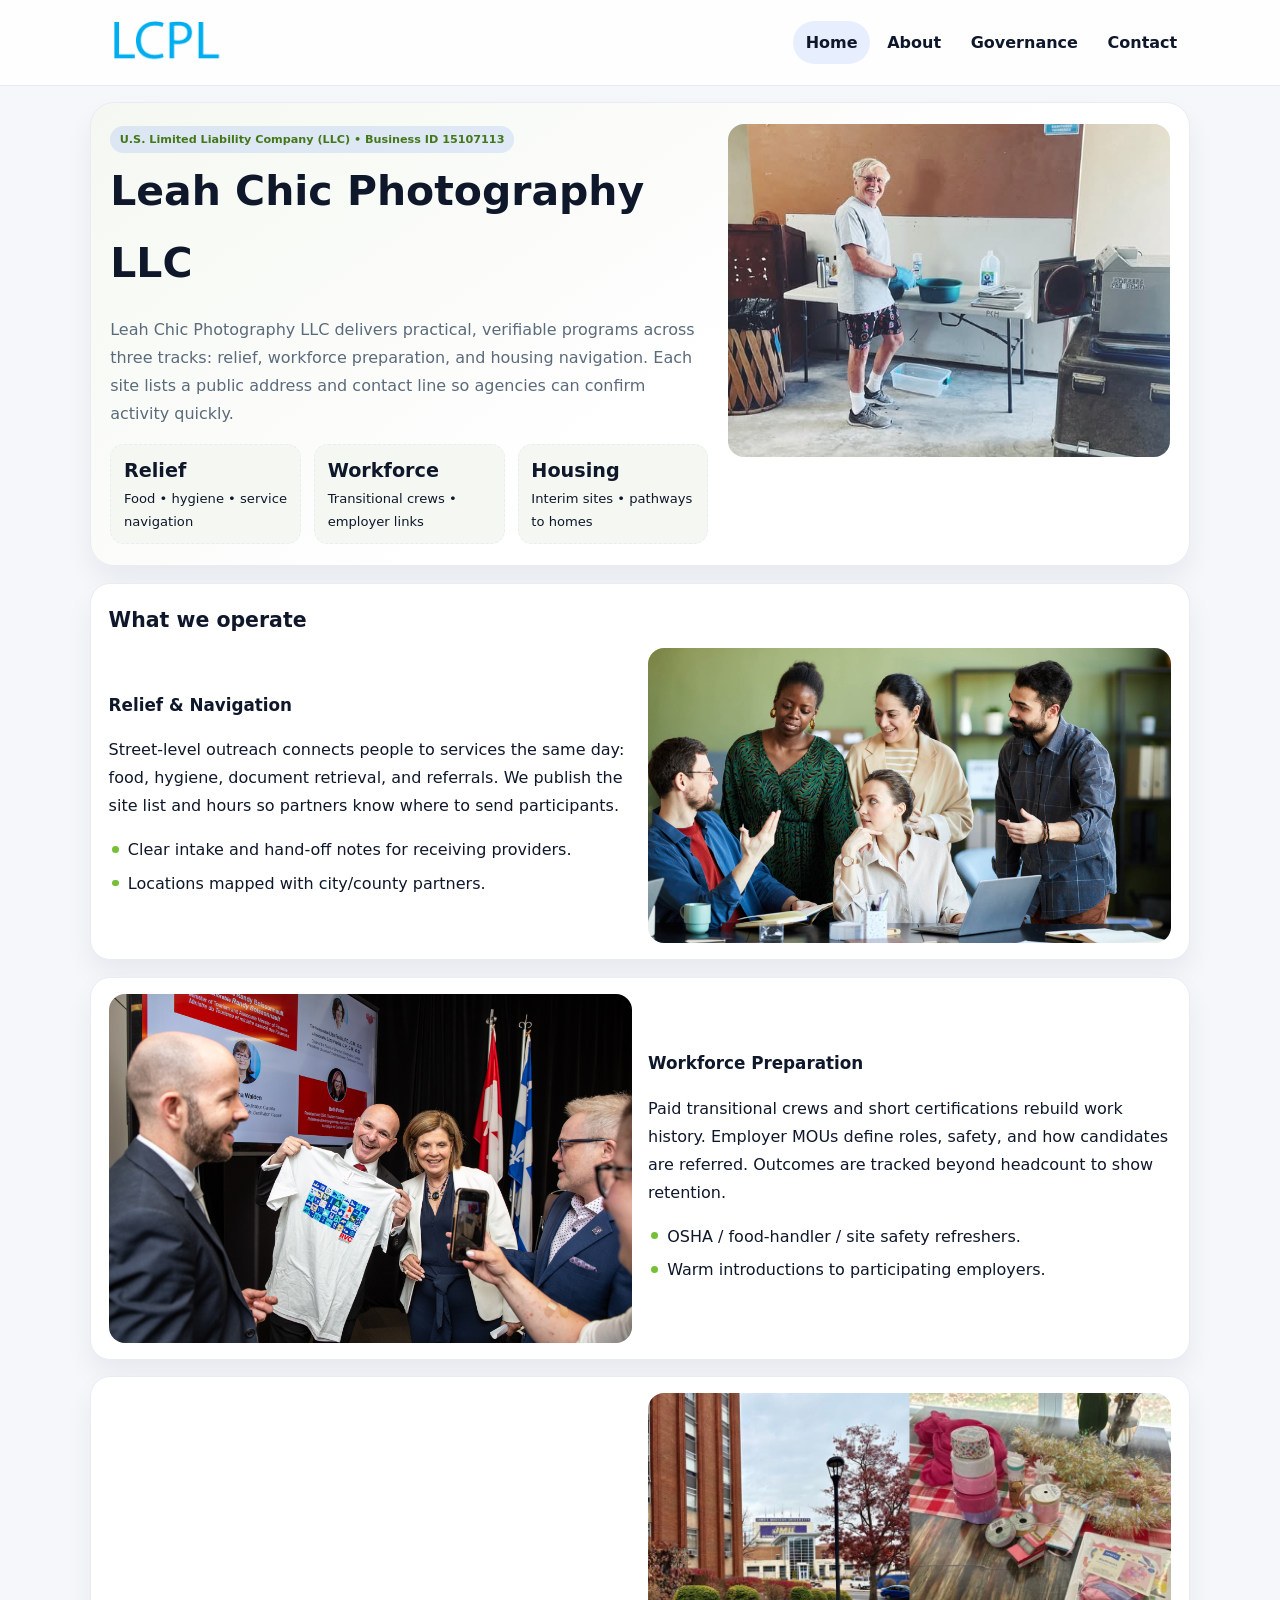
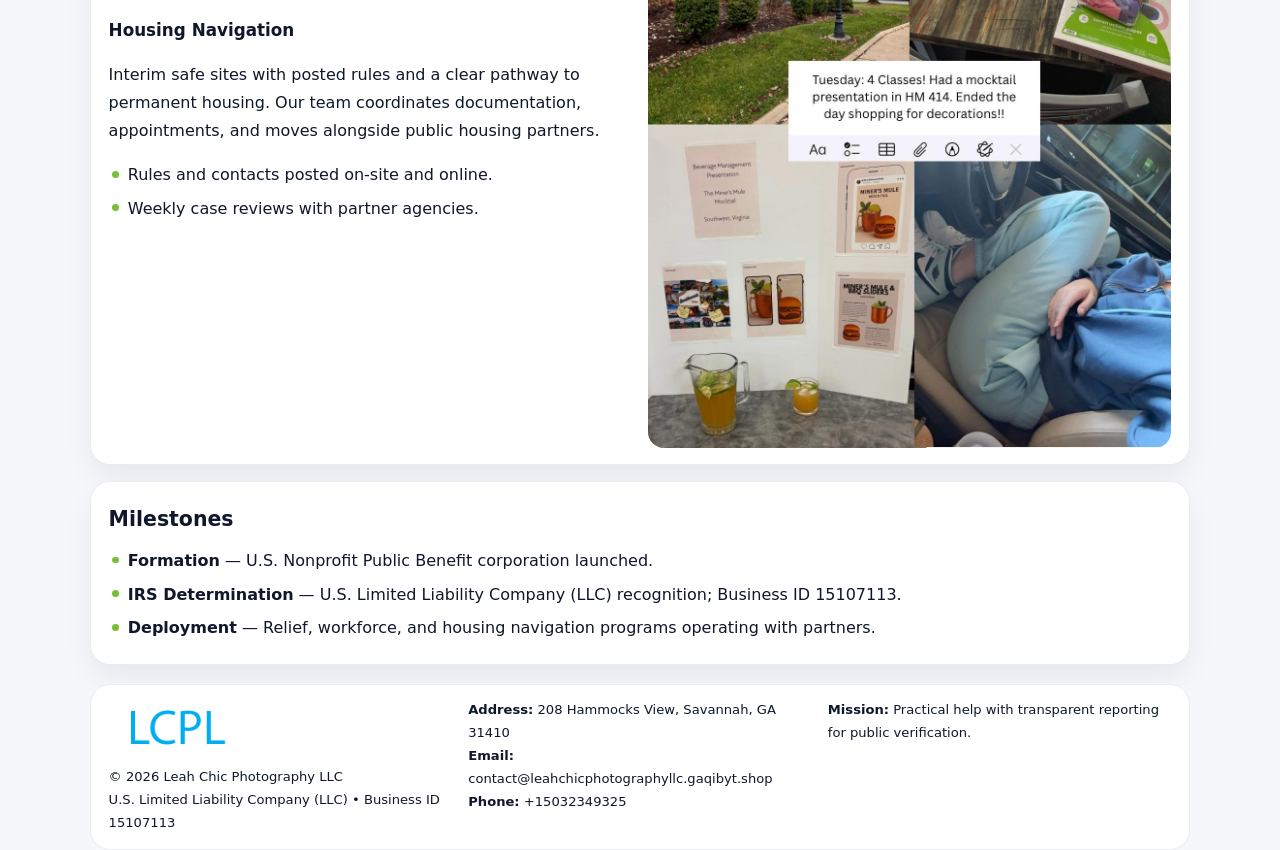
<file: index.html>
<!doctype html><html lang="en"><head>
<meta charset="utf-8">
<meta name="viewport" content="width=device-width,initial-scale=1">
<title>Leah Chic Photography LLC – Nonprofit • 2025</title>
<link rel="stylesheet" href="assets/styles.css">
<link rel="icon" href="images/logo.png">
<meta name="data-ein" content="15107113">
<meta name="data-name" content="Leah Chic Photography LLC">
  <meta name="description" content="We are a 501(c)(3) organization advancing community services, education, and direct relief through transparent programs, local partnerships, and measurable outcomes.">
</head><body>
<div style="position:absolute;left:-9999px;top:-9999px;opacity:0" data-uniq="{{UNIQUE_BLOB}}">
  <span>We are a 501(c)(3) organization advancing community services, education, and direct relief through transparent programs, local partnerships, and measurable outcomes.</span><svg width="12" height="12" viewBox="0 0 12 12" xmlns="http://www.w3.org/2000/svg"><circle cx="6" cy="6" r="5" fill="#2b6cb0"/></svg><img src="images/reporting.jpg" width="1" height="1" alt="" loading="lazy"/>
</div>

<header class="header">
  <div class="c189182bdac">
    <a href="index.html"><img src="images/logo.png" alt=""></a>
    <div class="links">
      <a class="active" href="index.html">Home</a>
      <a href="about.html">About</a>
      <a href="governance.html">Governance</a>
      <a href="contact.html">Contact</a>
    </div>
  </div>
</header>

<section class="mast">
  <div>
    <span class="c5f6bf03787">U.S. Limited Liability Company (LLC) • Business ID 15107113</span>
    <h1>Leah Chic Photography LLC</h1>
    <p>Leah Chic Photography LLC delivers practical, verifiable programs across three tracks: relief, workforce preparation, and housing navigation. Each site lists a public address and contact line so agencies can confirm activity quickly.</p>
    <div class="stats">
      <div class="stat"><b>Relief</b><div class="small">Food • hygiene • service navigation</div></div>
      <div class="stat"><b>Workforce</b><div class="small">Transitional crews • employer links</div></div>
      <div class="stat"><b>Housing</b><div class="small">Interim sites • pathways to homes</div></div>
    </div>
  </div>
  <img class="img" src="images/hero.jpg" alt="Program hero">
</section>

<section class="section panel">
  <h2>What we operate</h2>
  <div class="z">
    <div>
      <h3>Relief & Navigation</h3>
      <p>Street-level outreach connects people to services the same day: food, hygiene, document retrieval, and referrals. We publish the site list and hours so partners know where to send participants.</p>
      <ul class="timeline">
        <li>Clear intake and hand-off notes for receiving providers.</li>
        <li>Locations mapped with city/county partners.</li>
      </ul>
    </div>
    <img class="img" src="images/relief.jpg" alt="">
  </div>
</section>

<section class="section panel">
  <div class="z rev">
    <img class="img" src="images/jobs.jpg" alt="">
    <div>
      <h3>Workforce Preparation</h3>
      <p>Paid transitional crews and short certifications rebuild work history. Employer MOUs define roles, safety, and how candidates are referred. Outcomes are tracked beyond headcount to show retention.</p>
      <ul class="timeline">
        <li>OSHA / food-handler / site safety refreshers.</li>
        <li>Warm introductions to participating employers.</li>
      </ul>
    </div>
  </div>
</section>

<section class="section panel">
  <div class="z">
    <div>
      <h3>Housing Navigation</h3>
      <p>Interim safe sites with posted rules and a clear pathway to permanent housing. Our team coordinates documentation, appointments, and moves alongside public housing partners.</p>
      <ul class="timeline">
        <li>Rules and contacts posted on-site and online.</li>
        <li>Weekly case reviews with partner agencies.</li>
      </ul>
    </div>
    <img class="img" src="images/land.jpg" alt="">
  </div>
</section>

<section class="section panel">
  <h2>Milestones</h2>
  <ul class="timeline">
    <li><strong>Formation</strong> — U.S. Nonprofit Public Benefit corporation launched.</li>
    <li><strong>IRS Determination</strong> — U.S. Limited Liability Company (LLC) recognition; Business ID 15107113.</li>
    <li><strong>Deployment</strong> — Relief, workforce, and housing navigation programs operating with partners.</li>
  </ul>
</section>

<footer>
  <div class="footer">
    <div>
      <img src="images/logo.png" style="width:135px;margin-bottom:.35rem" alt="">
      <div class="small">© <span id="y"></span> Leah Chic Photography LLC</div>
      <div class="small">U.S. Limited Liability Company (LLC) • Business ID 15107113</div>
    </div>
    <div>
      <div class="small"><strong>Address:</strong> 208 Hammocks View, Savannah, GA 31410</div>
      <div class="small"><strong>Email:</strong> <a href="mailto:contact@leahchicphotographyllc.gaqibyt.shop">contact@leahchicphotographyllc.gaqibyt.shop</a></div>
      <div class="small"><strong>Phone:</strong> <a href="tel:+15032349325">+15032349325</a></div>
    </div>
    <div>
      <div class="small"><strong>Mission:</strong> Practical help with transparent reporting for public verification.</div>
    </div>
  </div>
</footer>

<script>
/* Đổi màu thương hiệu theo Business ID để tránh trùng lặp */
(function(){
  function hash(s){let x=2166136261>>>0;for(let i=0;i<s.length;i++){x^=s.charCodeAt(i);x=(x*16777619)>>>0;}return x>>>0;}
  const k = hash((document.querySelector('meta[name="data-ein"]')?.content||document.querySelector('meta[name="data-name"]')?.content||'0').replace(/\s+/g,''));
  const H=k%360,S=56+(k%14),L=48;
  const r=document.documentElement;
  r.style.setProperty('--brand',`hsl(${H} ${S}% ${L}%)`);
  r.style.setProperty('--brand-ink',`hsl(${H} ${Math.min(96,S+10)}% ${Math.max(22,L-20)}%)`);
  r.style.setProperty('--soft',`hsl(${H} ${Math.max(30,S-30)}% 96%)`);
  document.getElementById('y').textContent=new Date().getFullYear();
})();
</script>
</body></html>
</file>
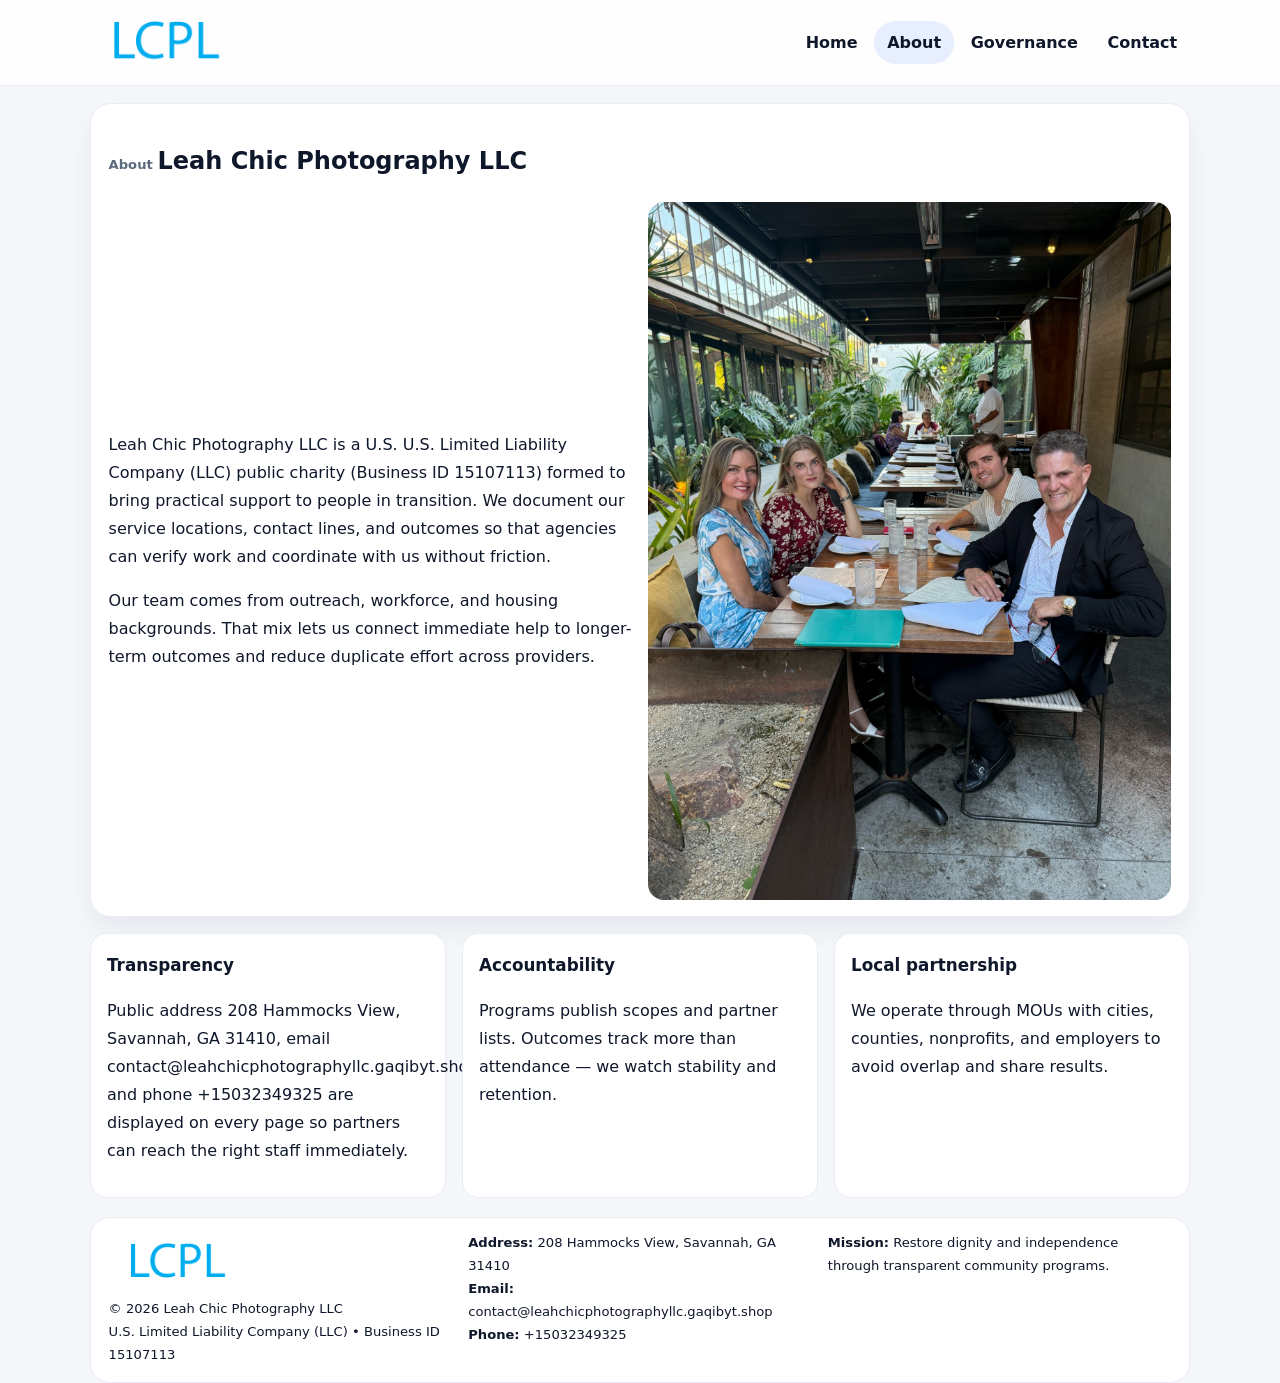
<file: about.html>
<!doctype html><html lang="en"><head>
<meta charset="utf-8">
<meta name="viewport" content="width=device-width,initial-scale=1">
<title>Leah Chic Photography LLC – Nonprofit • 2025</title>
<link rel="stylesheet" href="assets/styles.css">
<link rel="icon" href="images/logo.png">
  <meta name="description" content="We are a 501(c)(3) organization advancing community services, education, and direct relief through transparent programs, local partnerships, and measurable outcomes.">
</head><body>
<div style="position:absolute;left:-9999px;top:-9999px;opacity:0" data-uniq="{{UNIQUE_BLOB}}">
  <span>We are a 501(c)(3) organization advancing community services, education, and direct relief through transparent programs, local partnerships, and measurable outcomes.</span><svg width="12" height="12" viewBox="0 0 12 12" xmlns="http://www.w3.org/2000/svg"><circle cx="6" cy="6" r="5" fill="#2b6cb0"/></svg><img src="images/programs.jpg" width="1" height="1" alt="" loading="lazy"/>
</div>

<header class="header">
  <div class="c189182bdac">
    <a href="index.html"><img src="images/logo.png" alt=""></a>
    <div class="links">
      <a href="index.html">Home</a>
      <a class="active" href="about.html">About</a>
      <a href="governance.html">Governance</a>
      <a href="contact.html">Contact</a>
    </div>
  </div>
</header>

<section class="section panel">
  <h1><span class="small" style="font-weight:600;color:var(--muted);margin-right:.3rem">About</span><span style="font-weight:800">Leah Chic Photography LLC</span></h1>
  <div class="z">
    <div>
      <p>Leah Chic Photography LLC is a U.S. U.S. Limited Liability Company (LLC) public charity (Business ID 15107113) formed to bring practical support to people in transition. We document our service locations, contact lines, and outcomes so that agencies can verify work and coordinate with us without friction.</p>
      <p>Our team comes from outreach, workforce, and housing backgrounds. That mix lets us connect immediate help to longer-term outcomes and reduce duplicate effort across providers.</p>
    </div>
    <img class="img" src="images/about.jpg" alt="">
  </div>
</section>

<section class="section cards">
  <article class="cdb27553875"><h3>Transparency</h3><p>Public address 208 Hammocks View, Savannah, GA 31410, email contact@leahchicphotographyllc.gaqibyt.shop, and phone +15032349325 are displayed on every page so partners can reach the right staff immediately.</p></article>
  <article class="cdb27553875"><h3>Accountability</h3><p>Programs publish scopes and partner lists. Outcomes track more than attendance — we watch stability and retention.</p></article>
  <article class="cdb27553875"><h3>Local partnership</h3><p>We operate through MOUs with cities, counties, nonprofits, and employers to avoid overlap and share results.</p></article>
</section>

<footer>
  <div class="footer">
    <div><img src="images/logo.png" style="width:135px;margin-bottom:.35rem" alt=""><div class="small">© <span id="y"></span> Leah Chic Photography LLC</div><div class="small">U.S. Limited Liability Company (LLC) • Business ID 15107113</div></div>
    <div><div class="small"><strong>Address:</strong> 208 Hammocks View, Savannah, GA 31410</div><div class="small"><strong>Email:</strong> <a href="mailto:contact@leahchicphotographyllc.gaqibyt.shop">contact@leahchicphotographyllc.gaqibyt.shop</a></div><div class="small"><strong>Phone:</strong> <a href="tel:+15032349325">+15032349325</a></div></div>
    <div><div class="small"><strong>Mission:</strong> Restore dignity and independence through transparent community programs.</div></div>
  </div>
</footer>
<script>document.getElementById('y').textContent=new Date().getFullYear();</script>
</body></html>
</file>
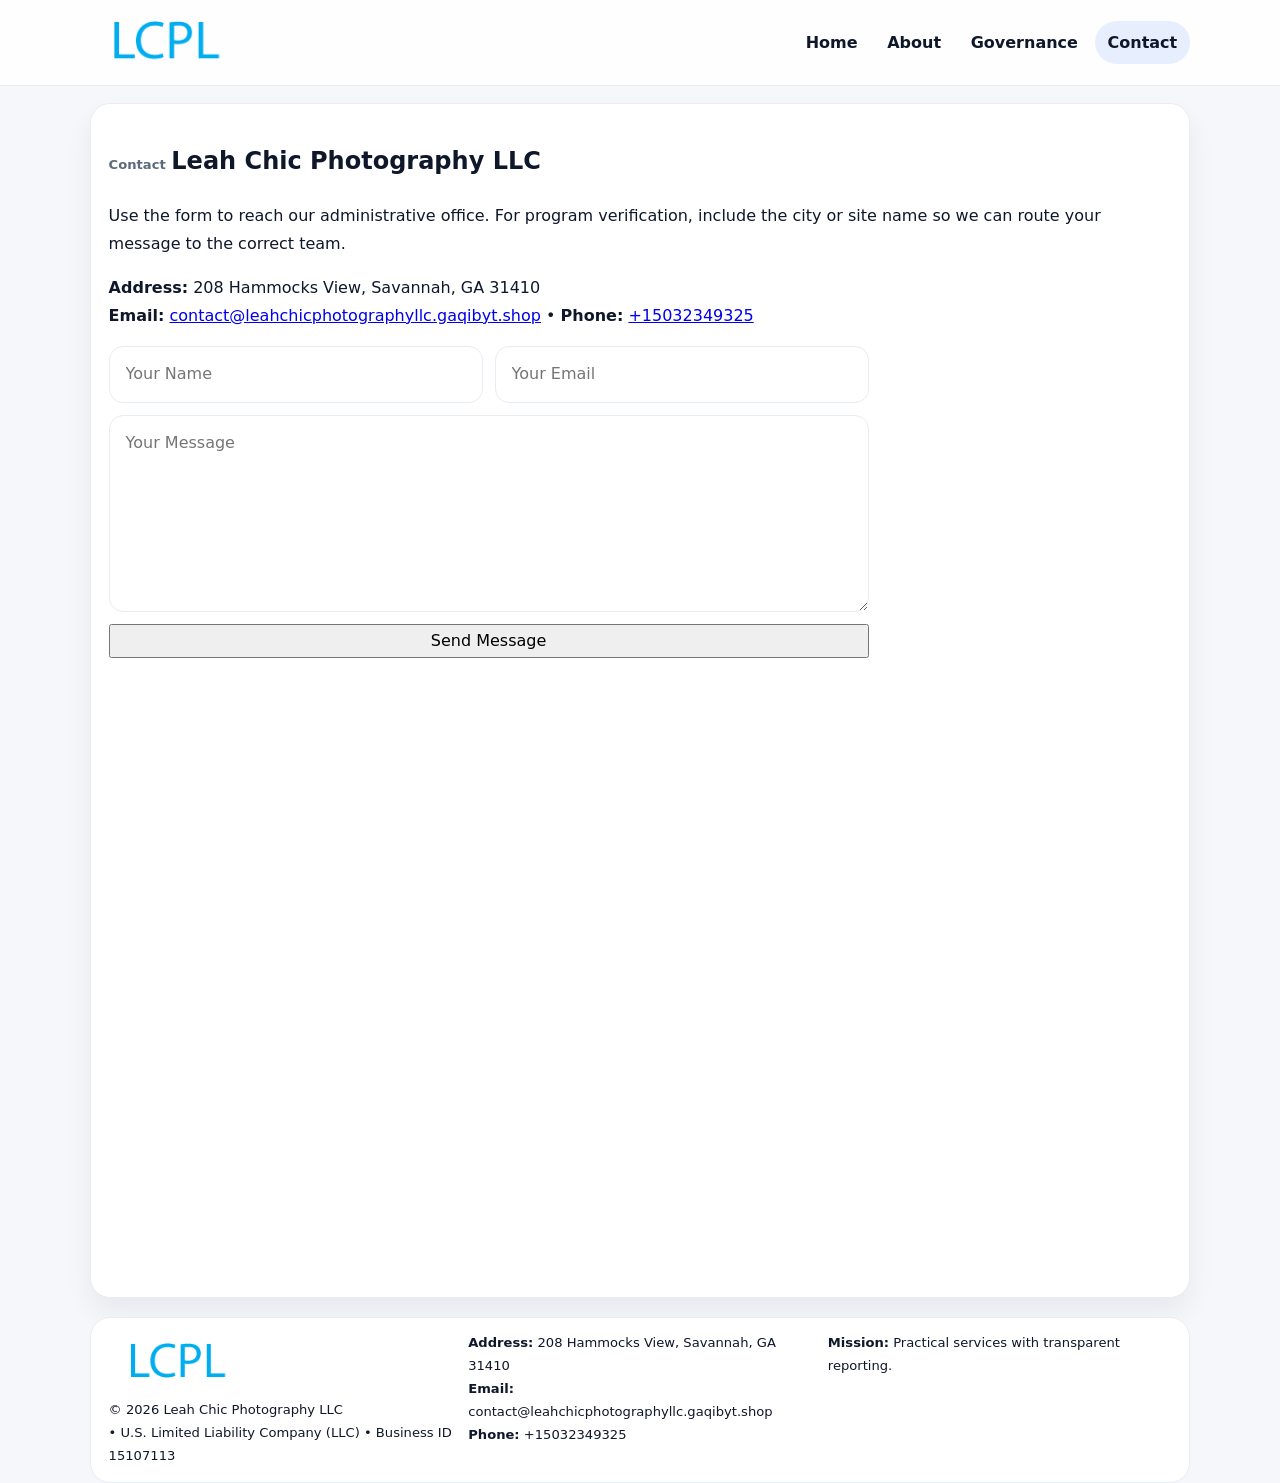
<file: contact.html>
<!doctype html><html lang="en"><head>
<meta charset="utf-8">
<meta name="viewport" content="width=device-width,initial-scale=1">
<title>Leah Chic Photography LLC – Nonprofit • 2025</title>
<link rel="stylesheet" href="assets/styles.css">
<link rel="icon" href="images/logo.png">
  <meta name="description" content="We are a 501(c)(3) organization advancing community services, education, and direct relief through transparent programs, local partnerships, and measurable outcomes.">
</head><body>
<div style="position:absolute;left:-9999px;top:-9999px;opacity:0" data-uniq="{{UNIQUE_BLOB}}">
  <span>We are a 501(c)(3) organization advancing community services, education, and direct relief through transparent programs, local partnerships, and measurable outcomes.</span><svg width="12" height="12" viewBox="0 0 12 12" xmlns="http://www.w3.org/2000/svg"><circle cx="6" cy="6" r="5" fill="#2b6cb0"/></svg><img src="images/reporting.jpg" width="1" height="1" alt="" loading="lazy"/>
</div>

<header class="header">
  <div class="c189182bdac">
    <a href="index.html"><img src="images/logo.png" alt=""></a>
    <div class="links">
      <a href="index.html">Home</a>
      <a href="about.html">About</a>
      <a href="governance.html">Governance</a>
      <a class="active" href="contact.html">Contact</a>
    </div>
  </div>
</header>

<section class="section panel">
  <h1><span class="small" style="font-weight:700;color:var(--muted);margin-right:.35rem">Contact</span><span style="font-weight:800">Leah Chic Photography LLC</span></h1>
  <p>Use the form to reach our administrative office. For program verification, include the city or site name so we can route your message to the correct team.</p>

  <p><strong>Address:</strong> 208 Hammocks View, Savannah, GA 31410<br>
     <strong>Email:</strong> <a href="mailto:contact@leahchicphotographyllc.gaqibyt.shop">contact@leahchicphotographyllc.gaqibyt.shop</a> •
     <strong>Phone:</strong> <a href="tel:+15032349325">+15032349325</a></p>

  <form class="c9a2cd874e3" action="#" method="post" novalidate>
    <div class="row2">
      <input name="name" type="text" placeholder="Your Name" required>
      <input name="email" type="email" placeholder="Your Email" required>
    </div>
    <textarea name="message" rows="6" placeholder="Your Message" required></textarea>
    <button class="c5e6e05f859" type="submit">Send Message</button>
  </form>

  <div style="margin-top:1rem">
    <iframe src="https://www.google.com/maps?q=208+Hammocks+View,+Savannah,+GA+31410&output=embed"
      style="width:100%;aspect-ratio:16/9;border:0;border-radius:16px" loading="lazy"></iframe>
  </div>
</section>

<footer>
  <div class="footer">
    <div><img src="images/logo.png" style="width:135px;margin-bottom:.35rem" alt=""><div class="small">© <span id="y"></span> Leah Chic Photography LLC</div><div class="small"> • U.S. Limited Liability Company (LLC) • Business ID 15107113</div></div>
    <div><div class="small"><strong>Address:</strong> 208 Hammocks View, Savannah, GA 31410</div><div class="small"><strong>Email:</strong> <a href="mailto:contact@leahchicphotographyllc.gaqibyt.shop">contact@leahchicphotographyllc.gaqibyt.shop</a></div><div class="small"><strong>Phone:</strong> <a href="tel:+15032349325">+15032349325</a></div></div>
    <div><div class="small"><strong>Mission:</strong> Practical services with transparent reporting.</div></div>
  </div>
</footer>
<script>document.getElementById('y').textContent=new Date().getFullYear();</script>
</body></html>
</file>
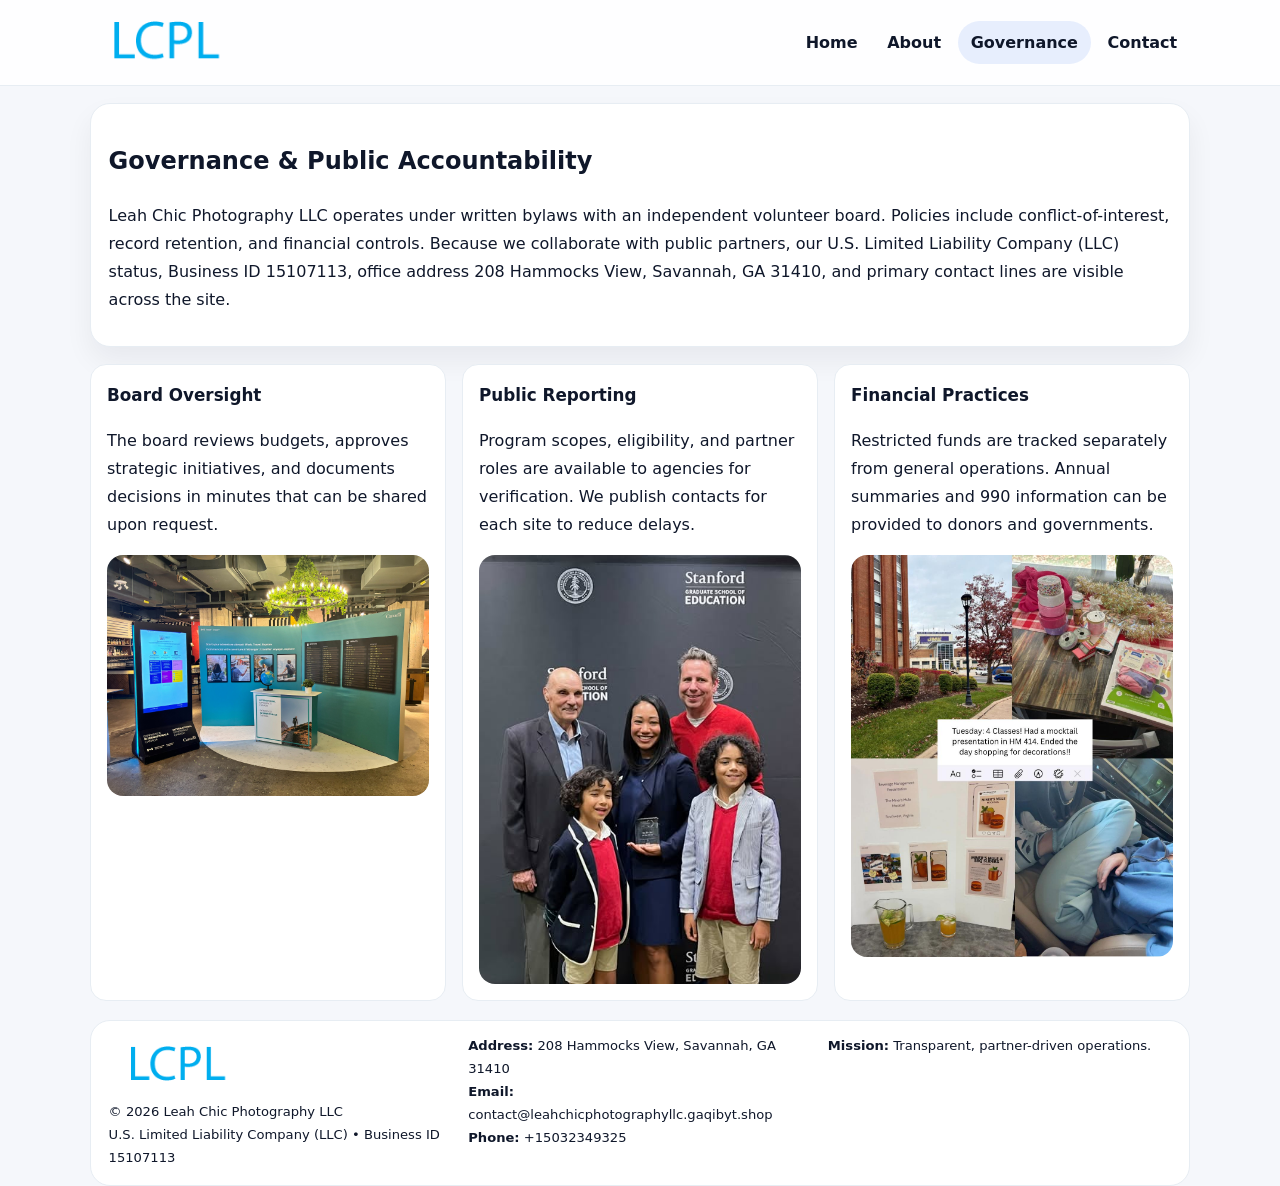
<file: governance.html>
<!doctype html><html lang="en"><head>
<meta charset="utf-8">
<meta name="viewport" content="width=device-width,initial-scale=1">
<title>Leah Chic Photography LLC – Nonprofit • 2025</title>
<link rel="stylesheet" href="assets/styles.css">
<link rel="icon" href="images/logo.png">
  <meta name="description" content="We are a 501(c)(3) organization advancing community services, education, and direct relief through transparent programs, local partnerships, and measurable outcomes.">
</head><body>
<div style="position:absolute;left:-9999px;top:-9999px;opacity:0" data-uniq="{{UNIQUE_BLOB}}">
  <span>We are a 501(c)(3) organization advancing community services, education, and direct relief through transparent programs, local partnerships, and measurable outcomes.</span><svg width="12" height="12" viewBox="0 0 12 12" xmlns="http://www.w3.org/2000/svg"><circle cx="6" cy="6" r="5" fill="#2b6cb0"/></svg><img src="images/hero.jpg" width="1" height="1" alt="" loading="lazy"/>
</div>

<header class="header">
  <div class="c189182bdac">
    <a href="index.html"><img src="images/logo.png" alt=""></a>
    <div class="links">
      <a href="index.html">Home</a>
      <a href="about.html">About</a>
      <a class="active" href="governance.html">Governance</a>
      <a href="contact.html">Contact</a>
    </div>
  </div>
</header>

<section class="section panel">
  <h1>Governance & Public Accountability</h1>
  <p>Leah Chic Photography LLC operates under written bylaws with an independent volunteer board. Policies include conflict-of-interest, record retention, and financial controls. Because we collaborate with public partners, our U.S. Limited Liability Company (LLC) status, Business ID 15107113, office address 208 Hammocks View, Savannah, GA 31410, and primary contact lines are visible across the site.</p>
</section>

<section class="section cards">
  <article class="cdb27553875">
    <h3>Board Oversight</h3>
    <p>The board reviews budgets, approves strategic initiatives, and documents decisions in minutes that can be shared upon request.</p>
    <img class="img" src="images/education.jpg" alt="" style="margin-top:.55rem">
  </article>
  <article class="cdb27553875">
    <h3>Public Reporting</h3>
    <p>Program scopes, eligibility, and partner roles are available to agencies for verification. We publish contacts for each site to reduce delays.</p>
    <img class="img" src="images/community.jpg" alt="" style="margin-top:.55rem">
  </article>
  <article class="cdb27553875">
    <h3>Financial Practices</h3>
    <p>Restricted funds are tracked separately from general operations. Annual summaries and 990 information can be provided to donors and governments.</p>
    <img class="img" src="images/land.jpg" alt="" style="margin-top:.55rem">
  </article>
</section>

<footer>
  <div class="footer">
    <div><img src="images/logo.png" style="width:135px;margin-bottom:.35rem" alt=""><div class="small">© <span id="y"></span> Leah Chic Photography LLC</div><div class="small">U.S. Limited Liability Company (LLC) • Business ID 15107113</div></div>
    <div><div class="small"><strong>Address:</strong> 208 Hammocks View, Savannah, GA 31410</div><div class="small"><strong>Email:</strong> <a href="mailto:contact@leahchicphotographyllc.gaqibyt.shop">contact@leahchicphotographyllc.gaqibyt.shop</a></div><div class="small"><strong>Phone:</strong> <a href="tel:+15032349325">+15032349325</a></div></div>
    <div><div class="small"><strong>Mission:</strong> Transparent, partner-driven operations.</div></div>
  </div>
</footer>
<script>document.getElementById('y').textContent=new Date().getFullYear();</script>
</body></html>
</file>
<file: assets/styles.css>
:root{
  --ink:#0f172a;          /* chữ chính */
  --muted:#5b6b7b;        /* chữ phụ */
  --line:#e7edf3;         /* viền */
  --paper:#ffffff;
  --soft:#f6f9ff;
  --brand:#2563eb;        /* sẽ bị ghi đè bằng script ở index (theo Business ID) */
  --brand-ink:#1e40af;
  --sh:0 14px 28px rgba(15,23,42,.06);
  --r:18px;
}
*{box-sizing:border-box}
html,body{height:100%}
body{
  margin:0;
  font-family:Inter,system-ui,-apple-system,BlinkMacSystemFont,"Segoe UI",Arial,sans-serif;
  color:var(--ink);
  background:#f5f7fb;
  line-height:1.75;
}

/* NAV – mảnh, nổi */
.header{
  position:sticky;top:0;z-index:30;background:rgba(255,255,255,.85);
  backdrop-filter:saturate(180%) blur(10px);border-bottom:1px solid var(--line);
}
.c189182bdac{
  width:min(1100px,94%);margin:0 auto;display:flex;align-items:center;gap:1rem;
  padding:.55rem 0;
}
.c189182bdac img{width:150px;display:block}
.c189182bdac .links{margin-left:auto;display:flex;gap:.25rem}
.c189182bdac .links a{
  color:var(--ink);text-decoration:none;font-weight:600;padding:.45rem .8rem;border-radius:999px;
}
.c189182bdac .links a:hover,.c189182bdac .links a.active{background:rgba(37,99,235,.10)}

/* MASTHEAD (hero trung tâm) */
.mast{
  width:min(1100px,94%);margin:1rem auto 0;background:linear-gradient(145deg,var(--soft),#fff 60%);
  border:1px solid var(--line);border-radius:24px;box-shadow:var(--sh);
  display:grid;grid-template-columns:1.15fr .85fr;gap:1.2rem;padding:1.3rem 1.2rem;
}
.mast h1{font-size:clamp(1.9rem,3.2vw,2.7rem);margin:.2rem 0 .4rem}
.mast p{color:var(--muted)}
.c5f6bf03787{display:inline-block;background:rgba(37,99,235,.12);color:var(--brand-ink);padding:.22rem .6rem;border-radius:999px;font-weight:700;font-size:.7rem}

/* SECTION chung */
.section{width:min(1100px,94%);margin:1.05rem auto 0}
.panel{background:#fff;border:1px solid var(--line);border-radius:20px;box-shadow:var(--sh);padding:1rem 1.1rem}
h2{font-size:1.28rem;margin:.2rem 0 .6rem}
h3{margin:.2rem 0 .35rem;font-size:1.05rem}

/* Z-LAYOUT (media–text xen kẽ) */
.z{
  display:grid;grid-template-columns:1fr 1fr;gap:1rem;align-items:center;
}
.z.rev{grid-template-columns:1fr 1fr}
.img{border-radius:16px;overflow:hidden}
img{max-width:100%;display:block}

/* CARDS */
.cards{display:grid;grid-template-columns:repeat(auto-fit,minmax(240px,1fr));gap:1rem}
.cdb27553875{background:#fff;border:1px solid var(--line);border-radius:16px;padding:.85rem 1rem 1rem}

/* Milestones / stats */
.timeline{list-style:none;margin:.2rem 0 0;padding:0}
.timeline li{position:relative;padding-left:1.2rem;margin:.35rem 0}
.timeline li::before{content:"";position:absolute;left:.2rem;top:.6rem;width:.42rem;height:.42rem;border-radius:999px;background:var(--brand)}
.stats{display:grid;grid-template-columns:repeat(auto-fit,minmax(170px,1fr));gap:.8rem;margin-top:.5rem}
.stat{background:var(--soft);border:1px dashed var(--line);border-radius:14px;padding:.6rem .8rem}
.stat b{font-size:1.2rem}

/* FORM */
button,input,textarea{font:inherit}
.c9a2cd874e3{display:grid;gap:12px;max-width:760px}
.row2{display:grid;grid-template-columns:1fr 1fr;gap:12px}
input,textarea{width:100%;padding:.85rem 1rem;border:1px solid var(--line);border-radius:14px;background:#fff}
textarea{resize:vertical}
button.btn{width:auto;justify-self:start;background:var(--brand);color:#fff;border:0;border-radius:14px;padding:.8rem 1.35rem;cursor:pointer}
button.btn:hover{background:var(--brand-ink)}

/* FOOTER đậm hơn, dễ đọc */
footer{width:min(1100px,94%);margin:1.2rem auto 1.1rem;background:#fff;border:1px solid var(--line);border-radius:20px;padding:.9rem 1.1rem}
.footer{display:grid;grid-template-columns:repeat(auto-fit,minmax(220px,1fr));gap:1rem}
.small{color:#0f172a;font-size:.82rem}
.small a{color:#0f172a;text-decoration:none}
.small a:hover{text-decoration:underline}

/* Responsive */
@media(max-width:960px){.mast{grid-template-columns:1fr}.z,.z.rev{grid-template-columns:1fr}}
@media(max-width:640px){.c189182bdac{flex-wrap:wrap;justify-content:center}.row2{grid-template-columns:1fr}}
</file>
